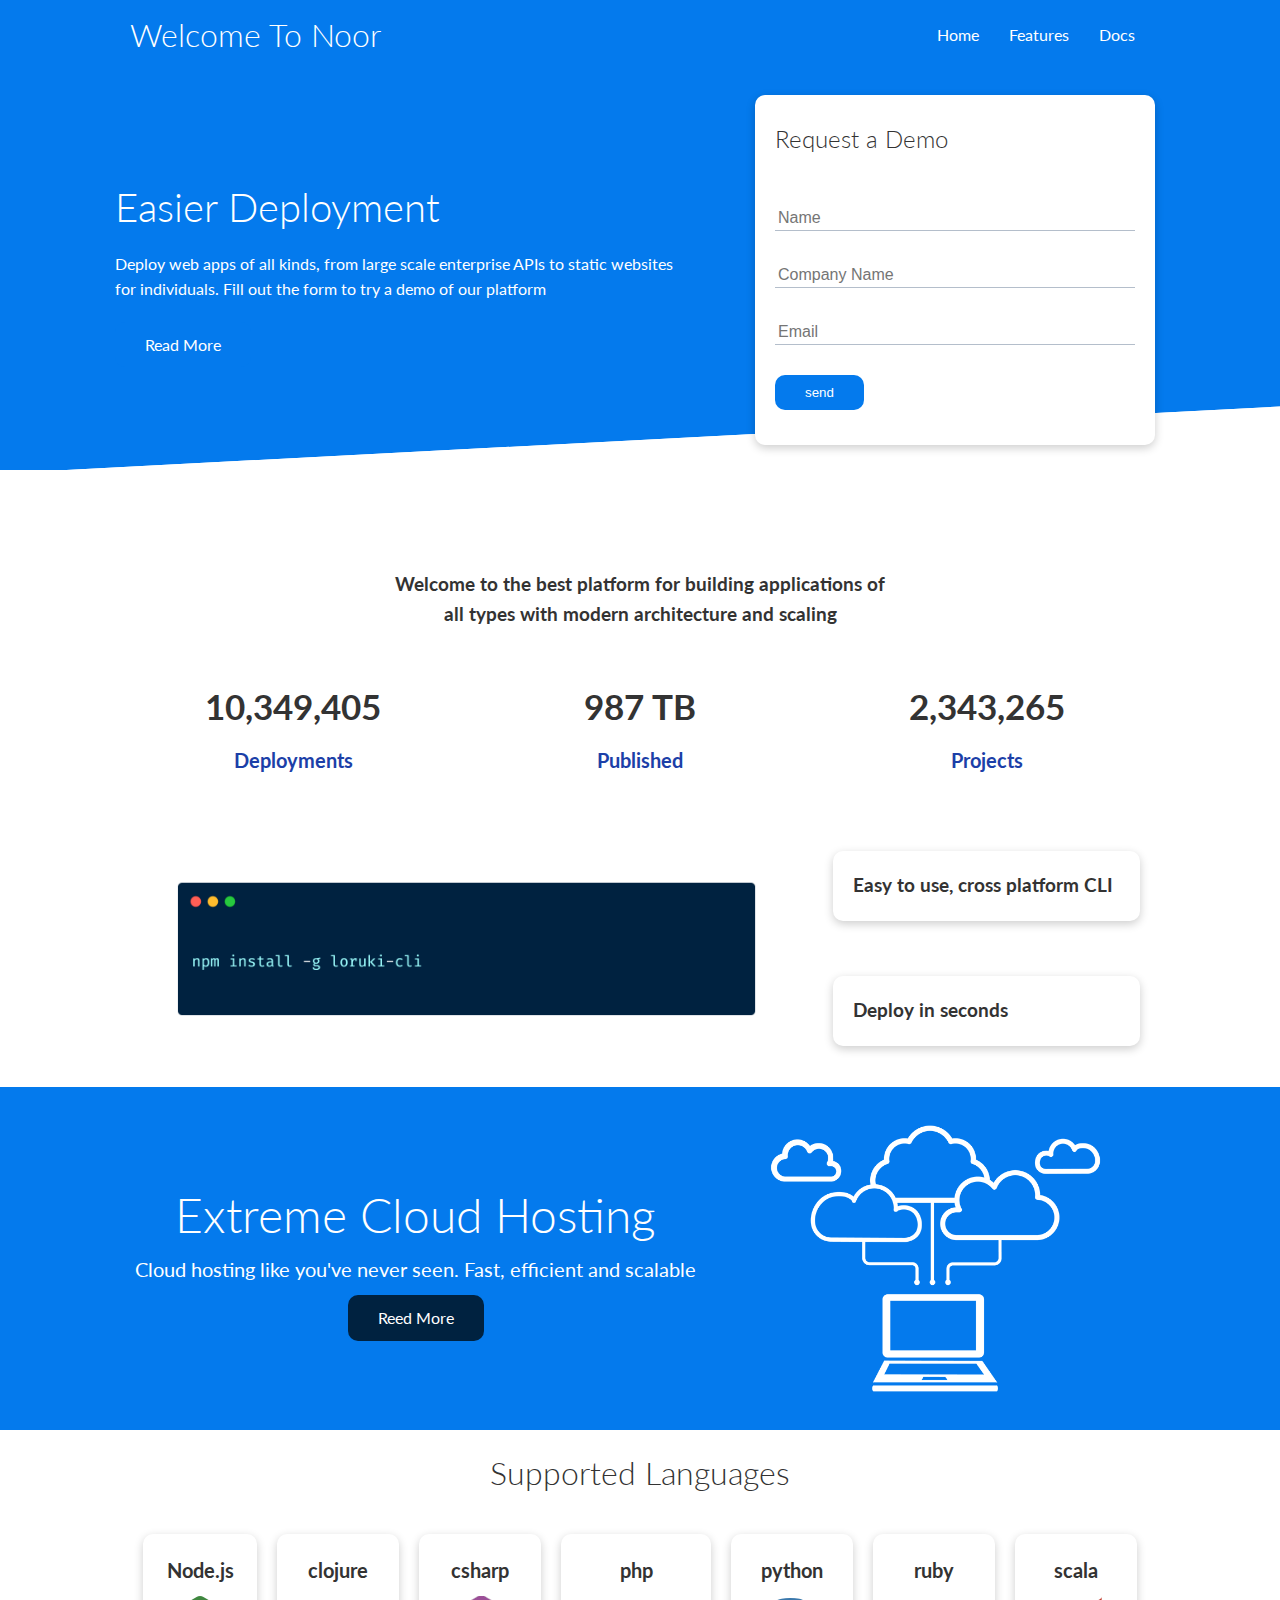
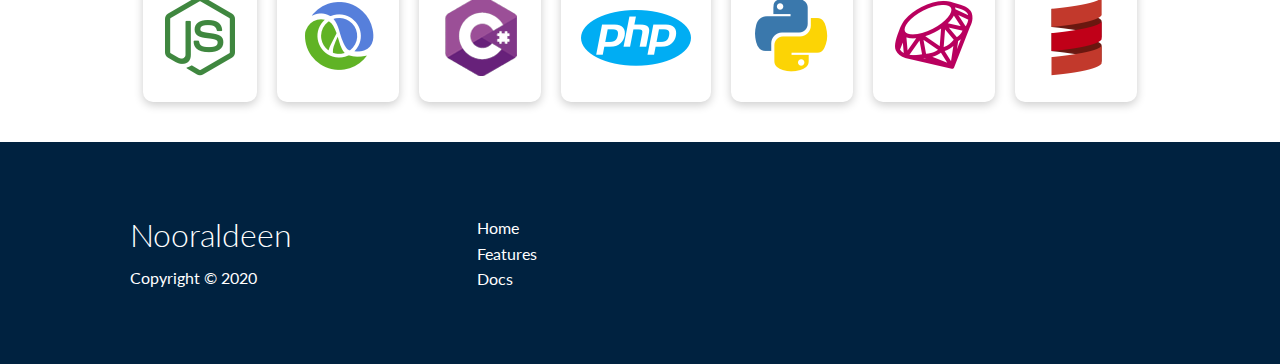
<file: index.html>
<!DOCTYPE html>
<html lang="en" dir="ltr">

<head>
  <meta charset="utf-8">
  <link rel="stylesheet" href="css/style.css">
  <link rel="stylesheet" href="css/utilities.css">
  <meta name="viewport" content="width=device-width, initial-scale=1.0">
  <link rel="stylesheet" href="https://cdnjs.cloudflare.com/ajax/libs/font-awesome/5.15.1/css/all.min.css" integrity="sha512-+4zCK9k+qNFUR5X+cKL9EIR+ZOhtIloNl9GIKS57V1MyNsYpYcUrUeQc9vNfzsWfV28IaLL3i96P9sdNyeRssA==" crossorigin="anonymous" />
  <title>Noor Cloud Hosting</title>
</head>


<!-- Navbar -->
<div class="navbar">
  <div class="container flex">
    <h1 class="logo">Welcome To Noor</h1>
    <nav>
      <ul>
        <li><a href="index.html">Home</a></li>
        <li><a href="features.html">Features</a></li>
        <li><a href="docs.html">Docs</a></li>
      </ul>
    </nav>
  </div>
</div>
<!-- Showcase -->
<section class="showcase">
  <div class="container grid">
    <div class="showcase-text">
      <h1>Easier Deployment</h1>
      <p>Deploy web apps of all kinds, from large scale enterprise APIs to static websites for individuals. Fill out the form to try a demo of our platform</p>
      <a href="features.html" class="btn btn-outline">Read More</a>
    </div>

    <div class="showcase-form card">
      <h2>Request a Demo</h2>
      <form name="contact" method="POST" netlify-honeypot="bot-field" data-netlify="true">
        <input type="hidden" name="form-name" value="contact">
        <p class="hidden">
          <label>Don’t fill this out if you’re human: <input name="bot-field" /></label>
        </p>
        <div class="form-control">
          <input type="text" name="name" placeholder="Name" required>
        </div>
        <div class="form-control">
          <input type="text" name="company" placeholder="Company Name" required>
        </div>
        <div class="form-control">
          <input type="email" name="email" placeholder="Email" required>
        </div>
        <div class="">
          <input type="submit" name="" value="send" class="btn btn-primery">
        </div>
      </form>
    </div>
  </div>
</section>

<!-- Stats-->
<section class="stats">
  <div class="container">
    <h3 class="stats-heading text-center my-1">
      Welcome to the best platform for building applications of all types with modern architecture and scaling
    </h3>
    <div class="grid grid-3 text-center my-4">
      <div>
        <i class="fas fa-server fa-3x"></i>
        <h3>10,349,405</h3>
        <p class="text-secondary">Deployments</p>
      </div>
      <div class="">
        <i class="fas fa-upload fa-3x"></i>
        <h3>987 TB</h3>
        <p class="text-secondary">Published</p>
      </div>
      <div class="">
        <i class="fas fa-project-diagram fa-3x"></i>
        <h3>2,343,265</h3>
        <p class="text-secondary">Projects</p>
      </div>
    </div>
  </div>
</section>
<!--CLI-->
<section class="cli">
  <div class="container grid">
    <img src="images/cli.png" alt="cli image">
    <div class="card">
      <h3>Easy to use, cross platform CLI</h3>
    </div>
    <div class="card">
      <h3>Deploy in seconds</h3>
    </div>
  </div>
</section>

<!--Cloud-->
<section class="cloud bg-primary my-2 py-2">
  <div class="container grid">
    <div class="text-center">
      <h2 class="lg">Extreme Cloud Hosting</h2>
      <p class="lead my-1">Cloud hosting like you've never seen. Fast, efficient and scalable</p>
      <a href="features.html" class="btn btn-dark">Reed More</a>
    </div>
    <img src="images/cloud.png" alt="cloud image">
  </div>
</section>

<!--Languages-->
<section class="languages">
  <h2 class="md text-center my-2">Supported Languages</h2>
  <div class="container flex">
    <div class="card">
      <h4>Node.js</h4>
      <img src="images/logos/node.png" alt="">
    </div>
    <div class="card">
      <h4>clojure</h4>
      <img src="images/logos/clojure.png" alt="">
    </div>
    <div class="card">
      <h4>csharp</h4>
      <img src="images/logos/csharp.png" alt="">
    </div>
    <div class="card">
      <h4>php</h4>
      <img src="images/logos/php.png" alt="">
    </div>
    <div class="card">
      <h4>python</h4>
      <img src="images/logos/python.png" alt="">
    </div>
    <div class="card">
      <h4>ruby</h4>
      <img src="images/logos/ruby.png" alt="">
    </div>
    <div class="card">
      <h4>scala</h4>
      <img src="images/logos/scala.png" alt="">
    </div>
  </div>
</section>
<!--Footer-->
<footer class="footer bg-dark py-5">
  <div class="container grid grid-3">
    <div class="">
      <h1>Nooraldeen</h1>
      <p>Copyright © 2020</p>
    </div>
    <nav>
      <ul>
        <li><a href="index.html">Home</a></li>
        <li><a href="features.html">Features</a></li>
        <li><a href="docs.html">Docs</a></li>

      </ul>
    </nav>
    <div class="social">
      <a href="#"> <i class="fab fa-github fa-2x"></i></a>
      <a href="#"> <i class="fab fa-facebook fa-2x"></i></a>
      <a href="#"> <i class="fab fa-twitter fa-2x"></i></a>
      <a href="#"> <i class="fab fa-instagram fa-2x"></i></a>
    </div>
  </div>
</footer>

</body>

</html>
</file>
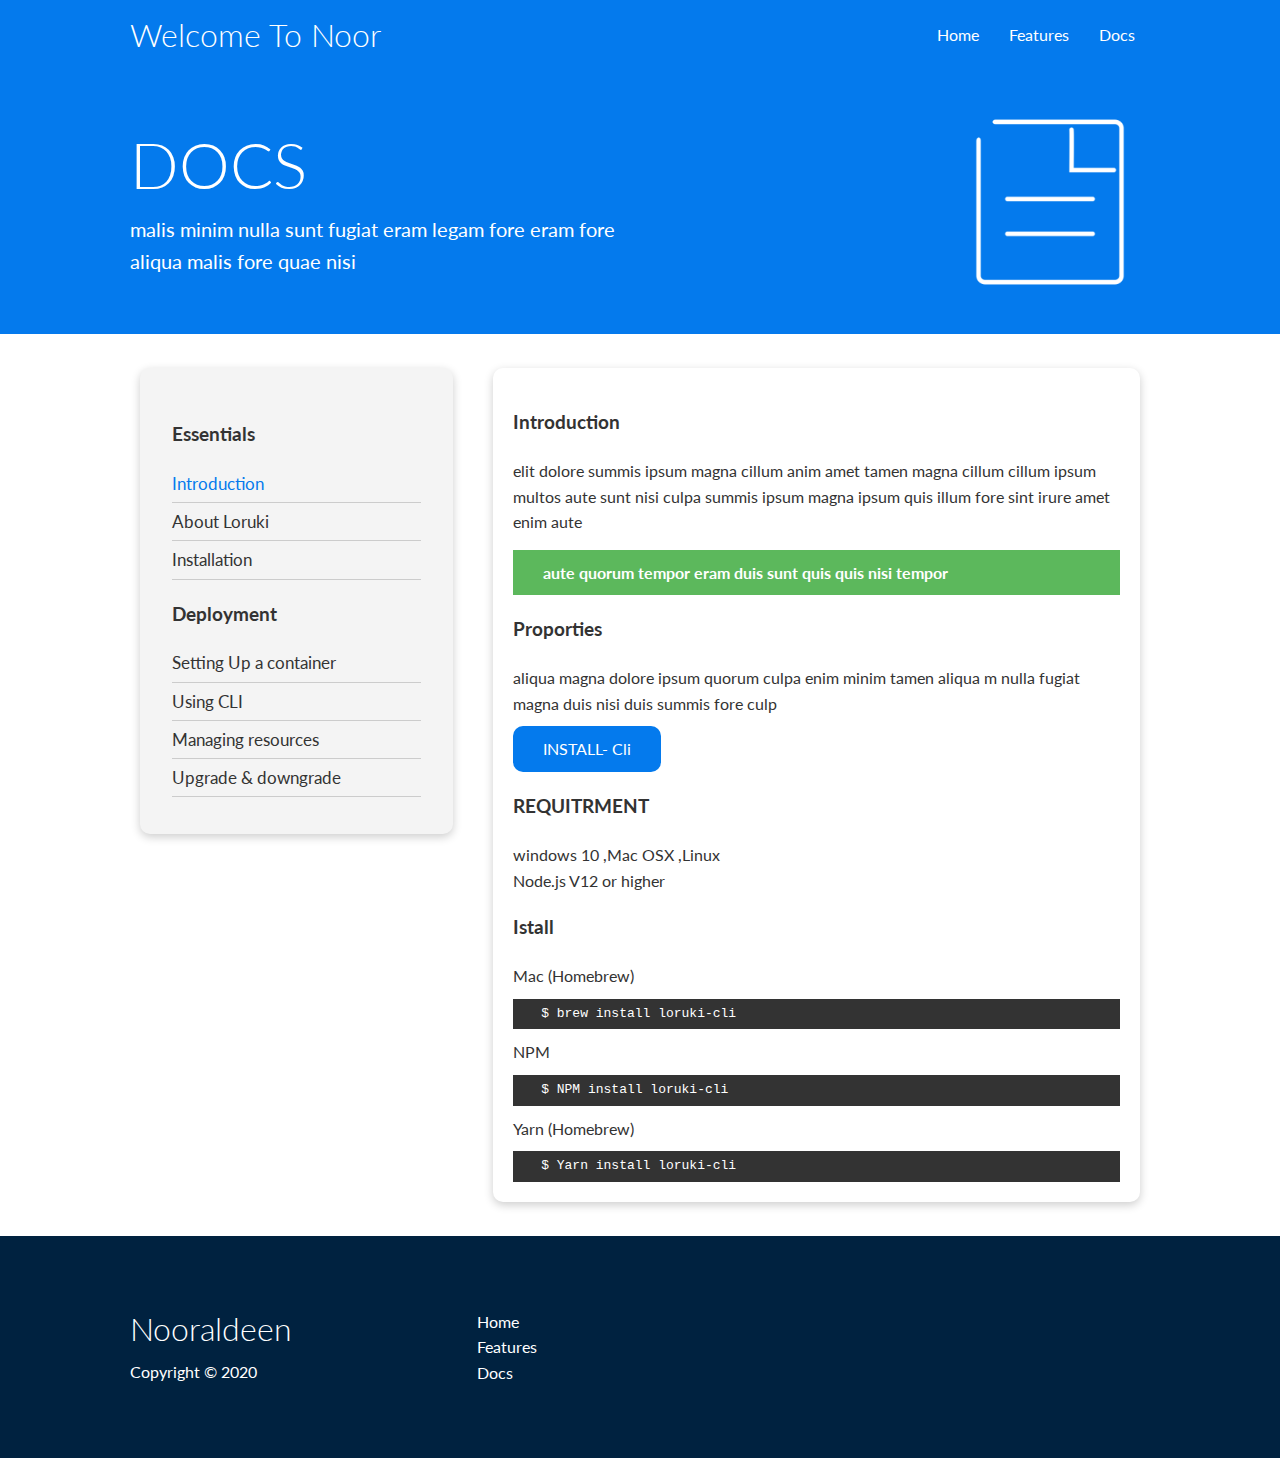
<file: docs.html>
<!DOCTYPE html>
<html lang="en" dir="ltr">

<head>
  <meta charset="utf-8">
  <link rel="stylesheet" href="css/style.css">
  <link rel="stylesheet" href="css/utilities.css">
  <meta name="viewport" content="width=device-width, initial-scale=1.0">
  <link rel="stylesheet" href="https://cdnjs.cloudflare.com/ajax/libs/font-awesome/5.15.1/css/all.min.css" integrity="sha512-+4zCK9k+qNFUR5X+cKL9EIR+ZOhtIloNl9GIKS57V1MyNsYpYcUrUeQc9vNfzsWfV28IaLL3i96P9sdNyeRssA==" crossorigin="anonymous" />
  <title>Loruki | Cloud Hosting For Everyone</title>
</head>

<body>
  <!-- Navbar -->
  <div class="navbar">
    <div class="container flex">
      <h1 class="logo">Welcome To Noor</h1>
      <nav>
        <ul>
          <li><a href="index.html">Home</a></li>
          <li><a href="features.html">Features</a></li>
          <li><a href="docs.html">Docs</a></li>
        </ul>
      </nav>
    </div>
  </div>
  <!-- Navbar-End -->

  <!-- Head -->
  <section class="docs-head bg-primary py-3">
    <div class="container grid">
      <div class="head-text ">
        <h1 class="xl">DOCS</h1>
        <p class="lead">malis minim nulla sunt fugiat eram legam fore eram fore aliqua malis fore quae
          nisi</p>
      </div>
      <img src="images/docs.png" alt="">

    </div>
  </section>
  <!-- Docs-Main  -->
  <section class="docs-main my-2">
    <div class="container grid ">
      <div class="card bg-light p-3 ">
        <h3 class="my-2">Essentials</h3>
        <nav>
          <ul>
            <li><a class="text-primary" href="#" >Introduction</a></li>
            <li><a href="#">About Loruki</a></li>
            <li><a href="#">Installation</a></li>
          </ul>
        </nav>
        <h3 class="my-2">Deployment</h3>
        <nav>
          <ul>
            <li><a href="">Setting Up a container</a> </li>
            <li><a href="#">Using CLI</a></li>
            <li><a href="#">Managing resources</a></li>
            <li><a href="#">Upgrade & downgrade</a></li>
          </ul>
        </nav>
      </div>
      <div class="card ">
        <h3>Introduction</h3>
        <p>elit dolore summis ipsum magna cillum anim amet tamen magna cillum cillum ipsum
          multos aute sunt nisi culpa summis ipsum magna ipsum quis illum fore sint irure
          amet enim aute</p>
          <div class="alert alert-success">
            <i class="fas fa-info fa-1x"></i>aute quorum tempor eram duis sunt quis quis nisi tempor
          </div>
          <h3>Proporties</h3>
          <p>aliqua magna dolore ipsum quorum culpa enim minim tamen aliqua m nulla
          fugiat magna duis nisi duis summis fore culp</p>
            <a href="#" class="btn btn-primary">INSTALL- Cli</a>
            <h3>REQUITRMENT</h3>
            <ul>
              <li>windows 10 ,Mac OSX ,Linux</li>
              <li>Node.js V12 or higher</li>

            </ul>
            <h3>Istall</h3>
            <p>Mac (Homebrew)</p>
            <pre> <code>$ brew install loruki-cli</code></pre>
            <p>NPM</p>
            <pre> <code>$ NPM install loruki-cli</code></pre>
            <p>Yarn (Homebrew)</p>
            <pre> <code>$ Yarn install loruki-cli</code></pre>

      </div>
    </div>
  </section>
  <!--Footer-->
  <footer class="footer bg-dark py-5">
    <div class="container grid grid-3">
      <div class="">
        <h1>Nooraldeen</h1>
        <p>Copyright © 2020</p>
      </div>
      <nav>
        <ul>
          <li><a href="index.html">Home</a></li>
          <li><a href="features.html">Features</a></li>
          <li><a href="docs.html">Docs</a></li>

        </ul>
      </nav>
      <div class="social">
        <a href="#"> <i class="fab fa-github fa-2x"></i></a>
        <a href="#"> <i class="fab fa-facebook fa-2x"></i></a>
        <a href="#"> <i class="fab fa-twitter fa-2x"></i></a>
        <a href="#"> <i class="fab fa-instagram fa-2x"></i></a>
      </div>
    </div>
  </footer>
  <!--Footer-End-->
</body>

</html>
</file>
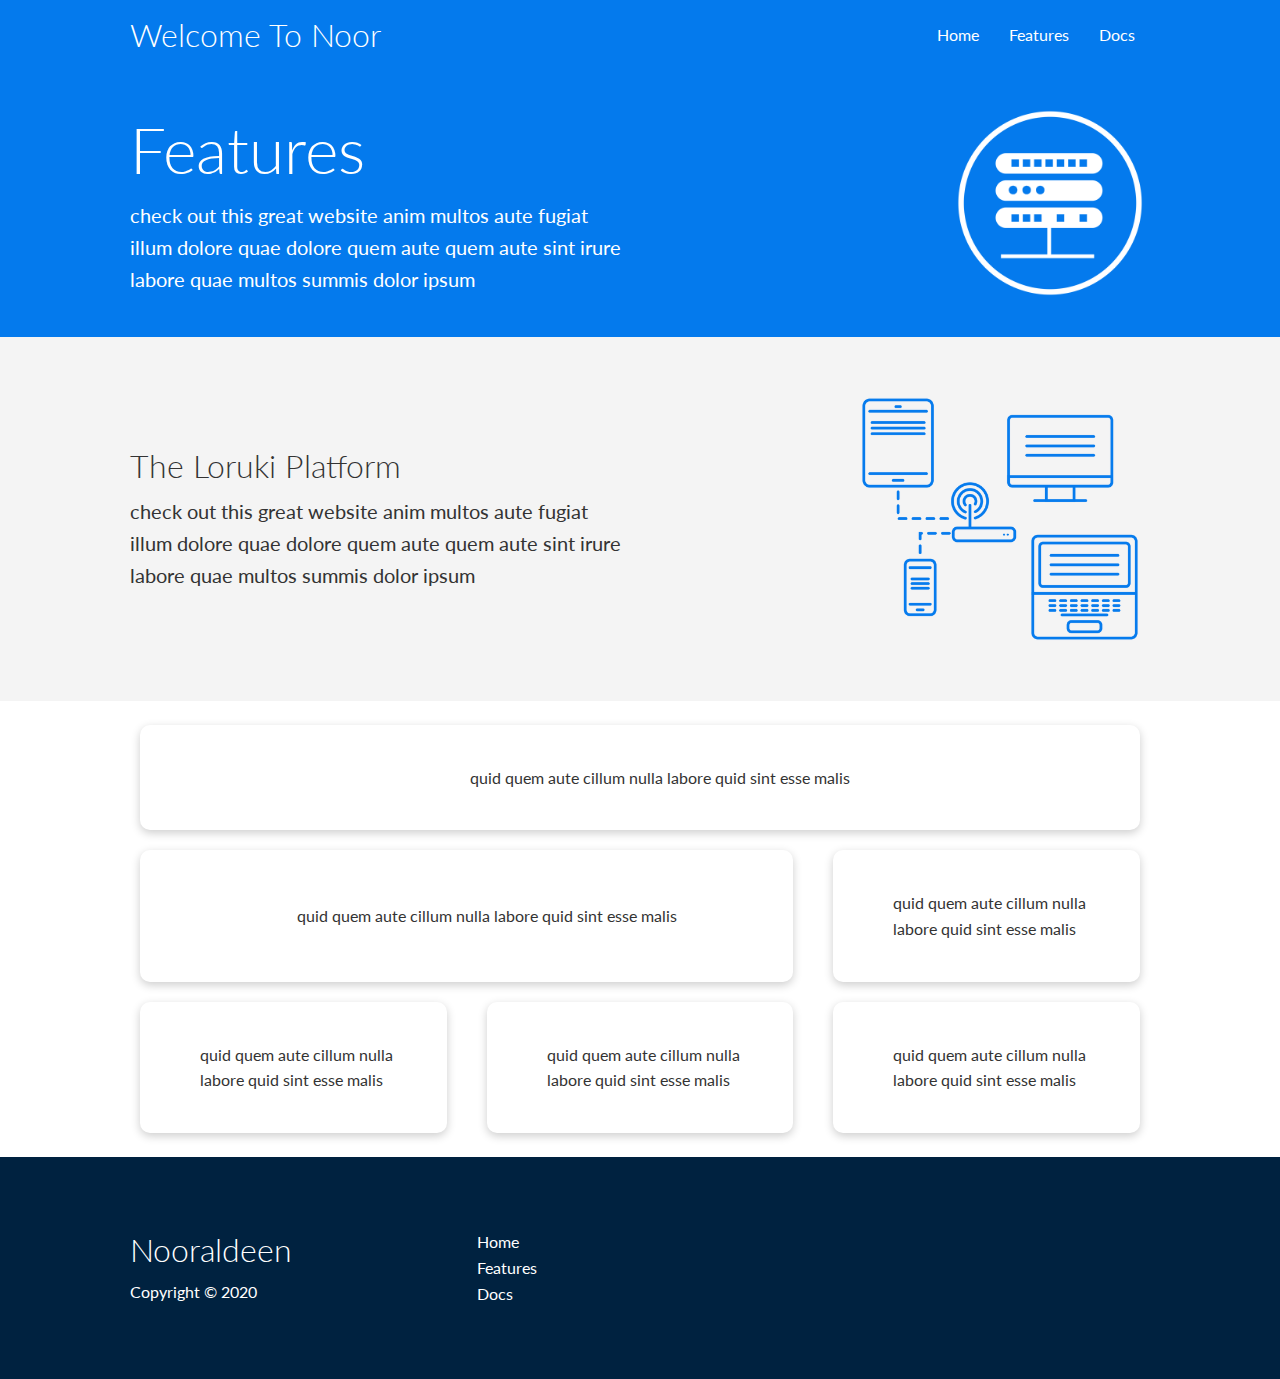
<file: features.html>
<!DOCTYPE html>
<html lang="en" dir="ltr">

<head>
  <meta charset="utf-8">
  <link rel="stylesheet" href="css/style.css">
  <link rel="stylesheet" href="css/utilities.css">
  <meta name="viewport" content="width=device-width, initial-scale=1.0">
  <link rel="stylesheet" href="https://cdnjs.cloudflare.com/ajax/libs/font-awesome/5.15.1/css/all.min.css" integrity="sha512-+4zCK9k+qNFUR5X+cKL9EIR+ZOhtIloNl9GIKS57V1MyNsYpYcUrUeQc9vNfzsWfV28IaLL3i96P9sdNyeRssA==" crossorigin="anonymous" />
  <title>Loruki | Cloud Hosting For Everyone</title>
</head>

<body>
  <!-- Navbar -->
  <div class="navbar">
    <div class="container flex">
      <h1 class="logo">Welcome To Noor</h1>
      <nav>
        <ul>
          <li><a href="index.html">Home</a></li>
          <li><a href="features.html">Features</a></li>
          <li><a href="docs.html">Docs</a></li>
        </ul>
      </nav>
    </div>
  </div>
  <!-- Navbar-End -->

  <!-- Head -->
  <section class="features-head bg-primary py-3">
    <div class="container grid">
      <div class="head-text ">
        <h1 class="xl">Features</h1>
        <p class="lead">check out this great website anim multos aute fugiat illum dolore quae dolore quem aute quem aute sint irure
          labore quae multos summis dolor ipsum</p>
      </div>
      <img src="images/server.png" alt="">

    </div>
  </section>
  <!-- Sub Head  -->

  <section>
    <div class="features-sub-head bg-light py-3">
      <div class="container grid">
        <div class="head-text ">
          <h1 class="md">The Loruki Platform</h1>
          <p class="lead">check out this great website anim multos aute fugiat illum dolore quae dolore quem aute quem aute sint irure
            labore quae multos summis dolor ipsum</p>
        </div>
        <img src="images/server2.png" alt="">

      </div>
    </div>
  </section>
  <!-- Main  -->
  <section class="features-main my-2">
    <div class="container grid grid-3">
      <div class="card flex">
        <i class="fas fa-server fa-3x"></i>
        <p>quid quem aute cillum nulla labore quid sint esse malis</p>
      </div>
      <div class="card flex">
        <i class="fas fa-laptop fa-3x"></i>
        <p>quid quem aute cillum nulla labore quid sint esse malis</p>
      </div>
      <div class="card flex">
        <i class="fas fa-heartbeat fa-3x"></i>
        <p>quid quem aute cillum nulla labore quid sint esse malis</p>
      </div>
      <div class="card flex">
        <i class="fas fa-database fa-3x"></i>
        <p>quid quem aute cillum nulla labore quid sint esse malis</p>
      </div>
      <div class="card flex">
        <i class="fas fa-power-off fa-3x"></i>
        <p>quid quem aute cillum nulla labore quid sint esse malis</p>
      </div>
      <div class="card flex">
        <i class="fas fa-upload fa-3x"></i>
        <p>quid quem aute cillum nulla labore quid sint esse malis</p>
      </div>
    </div>
  </section>
  <!--Footer-->
  <footer class="footer bg-dark py-5">
    <div class="container grid grid-3">
      <div class="">
        <h1>Nooraldeen</h1>
        <p>Copyright © 2020</p>
      </div>
      <nav>
        <ul>
          <li><a href="index.html">Home</a></li>
          <li><a href="features.html">Features</a></li>
          <li><a href="docs.html">Docs</a></li>

        </ul>
      </nav>
      <div class="social">
        <a href="#"> <i class="fab fa-github fa-2x"></i></a>
        <a href="#"> <i class="fab fa-facebook fa-2x"></i></a>
        <a href="#"> <i class="fab fa-twitter fa-2x"></i></a>
        <a href="#"> <i class="fab fa-instagram fa-2x"></i></a>
      </div>
    </div>
  </footer>
  <!--Footer-End-->
</body>

</html>
</file>
<file: css/style.css>
@import url('https://fonts.googleapis.com/css2?family=Lato:wght@300&display=swap');
:root{
    --primary-color:#047aed;
    --secondary-color:#1c3fa8;
    --dark-color: #002240 ;
    --light-color: #f4f4f4 ;
    --success-color:#5cb85c;
    --error-color:#d9534f;
}

* {
  box-sizing: border-box;
  padding: 0;
  margin: 0;
}
body{
  font-family: 'Lato' , sans-serif;
  color:#333;
  line-height: 1.6;
}
ul{
  list-style-type: none;
}
a{
  text-decoration: none;
  color: #333;

}
h1 , h2{
  font-weight: 300;
  line-height: 1.2;
  margin: 10px 0;
}
p{
  margin: 10px 0;
}
img{
  width: 100%;
}
code , pre{
  background: #333;
  color:#fff;
  padding: 5px 10px;
}
.hidden{
  visibility: hidden;
  height: 0;
}
/* Navbar Style*/
.navbar{
  background-color:var(--primary-color);
;
  color: #fff;
  height: 70px;
}
.navbar ul{
  display: flex;
}
.navbar a{
  color: #fff;
  padding: 10px ;
  margin: 0 5px;
}
.navbar a:hover{
  border-bottom: 2px solid #fff;
}

.navbar .flex{
  justify-content: space-between;
}
/*showcase*/
.showcase{
  height: 400px;
  background-color:var(--primary-color);
  color: white;
  position: relative;
}
.showcase h1{
  font-size: 40px;
}
.showcase p{
  margin: 20px 0;
}
.showcase .grid{
  grid-template-columns: 55% 45%;
  grid-gap: 30px;
  overflow:visible;
}
.showcase-text {
  animation: slideInFromLeft 1s ease-in;
}

/*Stats*/
.stats{
  padding-top: 100px;
  animation: slideInFromBottom 1s ease-in;
}


.btn-outline{
  background-color: transparent;
  border: 1px solid #fff;
}
.btn:hover{
  transform: scale(0.9);
}
.showcase-form{
  justify-self:end;
  height: 350px;
  width:400px;
  padding: 40px;
  z-index: 100;
  animation: slideInFromRight 1s ease-in;
}
.showcase-form .form-control{
  margin: 30px 0;
}
.showcase-form input[type='text'],
.showcase-form input[type='email']{
border: 0;
border-bottom: 1px solid #b4becb;
width:100%;
padding: 3px;
font-size: 16px;
}
.showcase-form input:focus {
outline: none;
}

 .showcase::before ,.showcase::after{
content:"";
position:absolute;
height: 100px;
bottom: -70px;
right: 0;
left: 0px;
background: #fff;
transform: skewY(-3deg);
-webkit-transform: skewY(-3deg);
-moz-transform: skewY(-3deg);
-ms-transform: skewY(-3deg);
}

.stats-heading {
  max-width: 500px;
  margin: auto;
}
.stats .grid h3{
  font-size: 35px;
}
.stats .grid p{
  font-size: 20px;
  font-weight: bold;
}
/*cli*/
.cli .grid{
  grid-template-columns: repeat(3,3fr);
  grid-template-rows: repeat(2 ,1fr);
}
.cli .grid >*:first-child{
  grid-column: span 2;
  grid-row: span 2;
}
/*cloud*/
.cloud .grid {
  grid-template-columns: 4fr 3fr;
}
/*Languages*/
.languages .flex{
  flex-wrap: wrap;
}
.languages .card{
  text-align: center;
  margin: 18px 10px 40px;
  transition: transform 0.2s ease-in;

}
.languages .card h4{
font-size: 20px;
margin-bottom: 10px;}
.languages .card:hover{
  transform:translateY(-15px);
}
/* Features */
.features-head img , .features-sub-head img{
  width: 200px;
  justify-self:end;
}
.features-sub-head img{
  width: 300px;
  justify-self:end;
}
.features-main .card i{
margin:20px;
}
.features-main .grid{
  padding: :30px;
}
.features-main .grid >:nth-child(1){
  grid-column: span 3;
}
.features-main .grid>:nth-child(2){
  grid-column:span 2;
}

/* Docs */
.docs-head img{
  width: 200px;
  justify-self:end;
}
.docs-main h3{
  margin: 20px 0px;
}
.docs-main .grid{
grid-template-columns: 1fr 2fr;
align-items:flex-start;

}
.docs-main nav li{
  font-size: 17px;
  padding-bottom: 5px;
  margin-bottom: 5px;
  border-bottom: 1px solid #ccc;
}
.docs-main nav a:hover{
font-size: 20px;
color: black;
}
/* Footer */
.footer .social a {
  margin: 0 10px;
}

/* Animations */
@keyframes slideInFromLeft {
  0% {
    transform: translateX(-100%);
  }

  100% {
    transform: translateX(0);
  }
}

@keyframes slideInFromRight {
  0% {
    transform: translateX(100%);
  }

  100% {
    transform: translateX(0);
  }
}

@keyframes slideInFromTop {
  0% {
    transform: translateY(-100%);
  }

  100% {
    transform: translateX(0);
  }
}

@keyframes slideInFromBottom {
  0% {
    transform: translateY(100%);
  }

  100% {
    transform: translateX(0);
  }
}

/* Tablets and under */
@media (max-width: 768px) {
  .grid,
  .showcase .grid,
  .stats .grid,
  .cli .grid,
  .cloud .grid,
  .features-main .grid,
  .docs-main .grid {
    grid-template-columns: 1fr;
    grid-template-rows: 1fr;
  }

  .showcase {
    height: auto;
  }

  .showcase-text {
    text-align: center;
    margin-top: 40px;
    animation: slideInFromTop 1s ease-in;
  }

  .showcase-form {
    justify-self: center;
    margin: auto;
    animation: slideInFromBottom 1s ease-in;
  }

  .cli .grid > *:first-child {
    grid-column: 1;
    grid-row: 1;
  }

  .features-head,
  .features-sub-head,
  .docs-head {
    text-align: center;
  }

  .features-head img,
  .features-sub-head img,
  .docs-head img {
    justify-self: center;
  }

  .features-main .grid > *:first-child,
  .features-main .grid > *:nth-child(2) {
    grid-column: 1;
  }
}

/* Mobile */
@media (max-width: 500px) {
  .navbar {
    height: 110px;
  }

  .navbar .flex {
    flex-direction: column;
  }

  .navbar ul {
    padding: 10px;
    background-color: rgba(0, 0, 0, 0.1);
  }

  .showcase-form {
    width: 300px;
  }
}
</file>
<file: css/utilities.css>
/*Utilities*/
.container{
max-width: 1100px;
height: auto;
margin: 0 auto;
padding: 0 40px;
}
.card{
  background-color: #fff;
  color: #333;;
  border-radius: 10px;
  box-shadow: 0 3px 10px rgba(0,0,0,0.2);
  padding: 20px;
  margin: 10px;
}
.btn{
  display: inline-block;
padding: 10px 30px;
cursor: pointer;
background-color: var(--primary-color);
color: #fff;
border: none;
border-radius: 10px;
}

/*Backgrounds & colored btn*/

.bg-primary,
.btn-primary {
  background-color: var(--primary-color);
  color:#fff;
}
.bg-secondary,
 .btn-secondary {
  background-color: var(--secondary-color);
  color:#fff;
}
.bg-dark,
 .btn-dark {
  background-color: var(--dark-color);
  color:#fff;
}
.bg-light,
 .btn-light {
  background-color: var(--light-color);
  color:#333;
}
/*Text style*/

.text-primary {
  color:var(--primary-color);

}
.text-secondary {
  color: var(--secondary-color);

}
.text-dark {
  color: var(--dark-color);

}
.text-light {
  color: var(--light-color);

}

.bg-primary  a,
.btn-primary a,
.bg-secondary,
 .btn-secondary a,
 .bg-dark a,
  .btn-dark a{
    color:white;
  }
/*text sizes*/
.lead{
  font-size: 20px;
}
.sm{
  font-size: 1rem;
}
.md{
  font-size: 2rem;

}
.lg{
  font-size: 3rem;
}
.xl{
  font-size: 4rem;
}
.text-center{
text-align: center;
}
/* Alert */
.alert{
  background: var(--light-color);
  padding: 10px 20px;
  font-weight: bold;
  margin: 15px 0;
}
.alert i{
  margin-right: 10px;
}
.alert-success{
  background-color: var(--success-color);
  color:#fff;
}
.alert-error{
  background-color: var(--error-color);
    color:#fff;
}
.flex{
display: flex;
justify-content: center;
align-items:center;
height:100%;
}
.grid{
  display: grid;
  grid-template-columns: repeat(2,1fr);
  grid-gap: 20px;
  justify-content: center;
  align-items: center;
  height: 100%;
}
.grid-3{
    grid-template-columns: repeat(3,1fr);
}
/*margin*/
//.my-1{
margin:1rem 0;
}
.my-2{
margin:1.5rem 0;
}
.my-3{
margin:2rem 0;
}
.my-4{
margin:3rem 0;
}
.my-5{
margin:4rem 0;
}
/*Margin All Around*/
.m-1{
margin:1rem ;
}
.m-2{
margin:1.5rem ;
}
.m-3{
margin:2rem ;
}
.m-4{
margin:3rem ;
}
.m-5{
margin:4rem ;
}
/*Padding*/
.py-1{
padding:1rem 0;
}
.py-2{
padding:1.5rem 0;
}
.py-3{
padding: 2rem 0;
}
.py-4{
padding:3rem 0;
}
.py-5{
padding:4rem 0;}

/*Padding All Around*/
.p-1{
padding:1rem ;
}
.p-2{
padding:1.5rem;
}
.p-3{
padding: 2rem ;
}
.p-4{
padding:3rem ;
}
.p-5{
padding:4rem ;}
</file>
